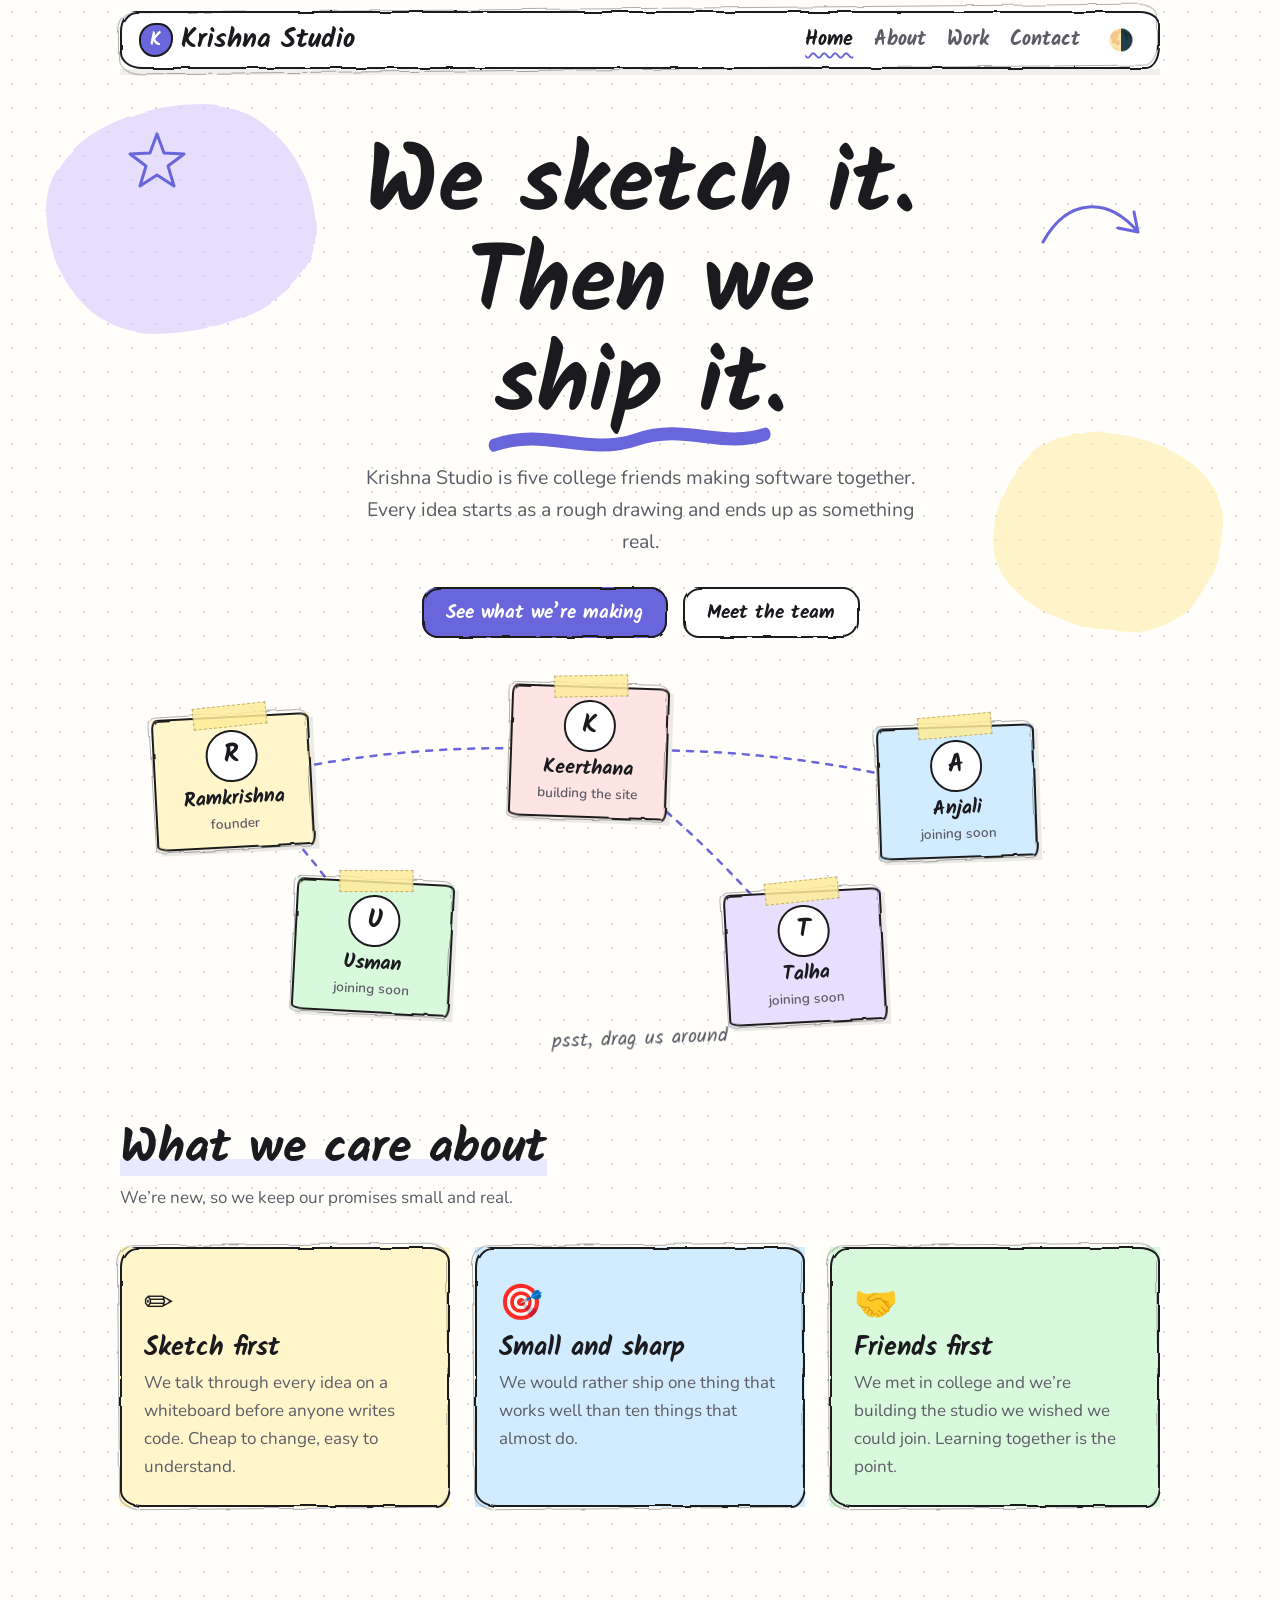
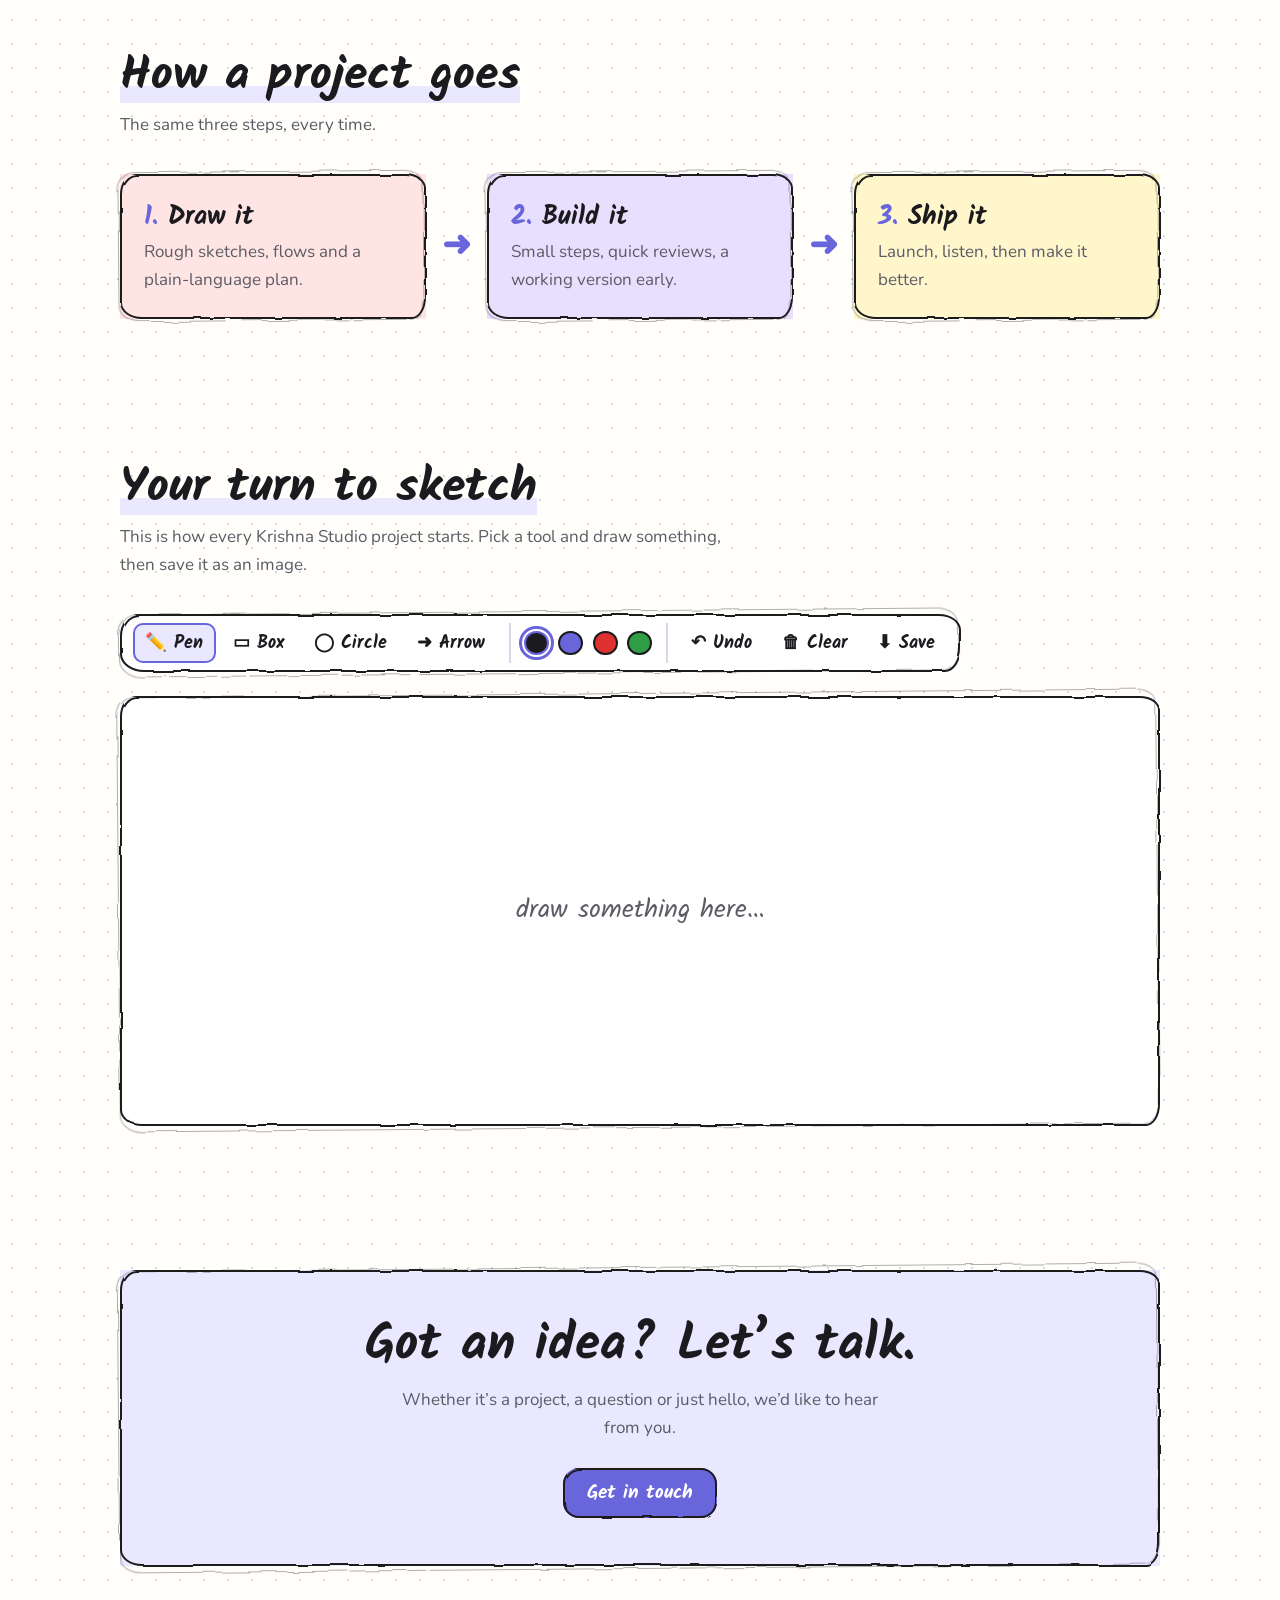
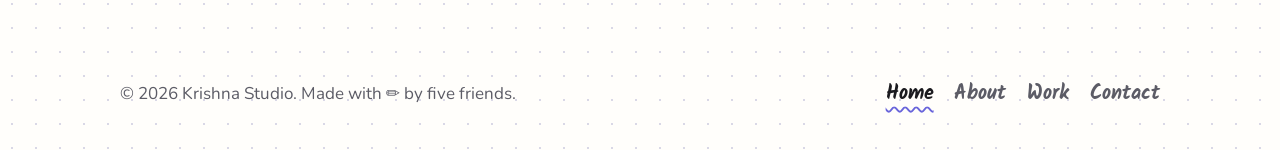
<file: index.html>
<!DOCTYPE html>
<html lang="en">
<head>
<meta charset="utf-8">
<meta name="viewport" content="width=device-width, initial-scale=1, viewport-fit=cover">
<title>Krishna Studio</title>
<meta name="description" content="Krishna Studio is a small software studio of five college friends. We sketch ideas first, then build and ship them.">
<meta name="theme-color" content="#6965db"><meta property="og:title" content="Krishna Studio"><meta property="og:type" content="website">
<link rel="icon" href="data:image/svg+xml,<svg xmlns='http://www.w3.org/2000/svg' viewBox='0 0 100 100'><text y='.9em' font-size='90'>✏️</text></svg>">
<link rel="preconnect" href="https://fonts.googleapis.com"><link rel="preconnect" href="https://fonts.gstatic.com" crossorigin>
<link href="https://fonts.googleapis.com/css2?family=Kalam:wght@400;700&family=Nunito:wght@400;600;700&display=swap" rel="stylesheet">
<link rel="stylesheet" href="assets/style.css">
</head>
<body>
<header id="site-header"></header>
<main>
<div class="wrap hero">
<svg class="doodle" style="left:2%;top:3rem" width="70" height="70" viewBox="0 0 70 70" aria-hidden="true"><path d="M35 6l7 19 20 1-16 12 6 20-17-11-17 11 6-20L8 26l20-1z"/></svg>
<svg class="doodle" style="right:3%;top:7rem" width="110" height="60" viewBox="0 0 110 60" aria-hidden="true"><path d="M5 50C30 5 70 5 100 40M100 40l-4-20M100 40l-20-4"/></svg>
<h1>We sketch it. Then we <span class="scrib">ship it<svg viewBox="0 0 200 20" preserveAspectRatio="none" aria-hidden="true"><path d="M4 12C40 2 70 18 105 9s60 5 92-3"/></svg></span>.</h1>
<p class="lead">Krishna Studio is five college friends making software together. Every idea starts as a rough drawing and ends up as something real.</p>
<div class="cta"><a class="btn" href="work.html">See what we’re making</a><a class="btn alt" href="about.html">Meet the team</a></div>
<div class="board" id="board" aria-label="Draggable team notes">
<svg class="arrows" id="arrows" aria-hidden="true"></svg>
<div class="note sketch y" data-id="ram" style="left:5%;top:30px;--rot:-3deg"><div class="av">R</div>Ramkrishna<small>founder</small></div>
<div class="note sketch p" data-id="kee" style="left:38%;top:0;--rot:2deg"><div class="av">K</div>Keerthana<small>building the site</small></div>
<div class="note sketch b" data-id="anj" style="left:72%;top:40px;--rot:-2deg"><div class="av">A</div>Anjali<small>joining soon</small></div>
<div class="note sketch g" data-id="usm" style="left:18%;top:195px;--rot:3deg"><div class="av">U</div>Usman<small>joining soon</small></div>
<div class="note sketch v" data-id="tal" style="left:58%;top:205px;--rot:-3deg"><div class="av">T</div>Talha<small>joining soon</small></div>
<span class="hint">psst, drag us around</span>
</div></div>
<section><div class="wrap">
<h2 class="h2">What we care about</h2>
<p class="sub">We’re new, so we keep our promises small and real.</p>
<div class="grid">
<article class="card sketch y"><span class="ico" aria-hidden="true">✏️</span><h3>Sketch first</h3><p>We talk through every idea on a whiteboard before anyone writes code. Cheap to change, easy to understand.</p></article>
<article class="card sketch b"><span class="ico" aria-hidden="true">🎯</span><h3>Small and sharp</h3><p>We would rather ship one thing that works well than ten things that almost do.</p></article>
<article class="card sketch g"><span class="ico" aria-hidden="true">🤝</span><h3>Friends first</h3><p>We met in college and we’re building the studio we wished we could join. Learning together is the point.</p></article>
</div></div></section>
<section><div class="wrap">
<h2 class="h2">How a project goes</h2>
<p class="sub">The same three steps, every time.</p>
<div class="flow">
<article class="card sketch p"><h3><span>1.</span> Draw it</h3><p>Rough sketches, flows and a plain-language plan.</p></article><span class="arr" aria-hidden="true">➜</span>
<article class="card sketch v"><h3><span>2.</span> Build it</h3><p>Small steps, quick reviews, a working version early.</p></article><span class="arr" aria-hidden="true">➜</span>
<article class="card sketch y"><h3><span>3.</span> Ship it</h3><p>Launch, listen, then make it better.</p></article>
</div></div></section>
<section><div class="wrap">
<h2 class="h2">Your turn to sketch</h2>
<p class="sub">This is how every Krishna Studio project starts. Pick a tool and draw something, then save it as an image.</p>
<div class="tools sketch" role="toolbar" aria-label="Drawing tools">
<button data-tool="pen" aria-pressed="true">✏️ Pen</button><button data-tool="rect" aria-pressed="false">▭ Box</button><button data-tool="oval" aria-pressed="false">◯ Circle</button><button data-tool="arrow" aria-pressed="false">➜ Arrow</button>
<span class="sep"></span>
<button class="sw" data-col="ink" aria-label="Black" aria-pressed="true" style="background:var(--ink)"></button><button class="sw" data-col="brand" aria-label="Purple" aria-pressed="false" style="background:#6965db"></button><button class="sw" data-col="red" aria-label="Red" aria-pressed="false" style="background:#e03131"></button><button class="sw" data-col="green" aria-label="Green" aria-pressed="false" style="background:#2f9e44"></button>
<span class="sep"></span>
<button id="undo">↶ Undo</button><button id="clear">🗑 Clear</button><button id="save">⬇ Save</button>
</div>
<div class="canvas-wrap sketch"><canvas id="cv" aria-label="Drawing canvas"></canvas><div class="cv-hint" id="cvhint">draw something here…</div></div>
</div></section>
<section><div class="wrap"><div class="band sketch"><h2>Got an idea? Let’s talk.</h2><p>Whether it’s a project, a question or just hello, we’d like to hear from you.</p><div class="cta"><a class="btn" href="contact.html">Get in touch</a></div></div></div></section>
</main>
<footer id="site-footer"></footer>
<script src="assets/main.js"></script>
</body>
</html>
</file>
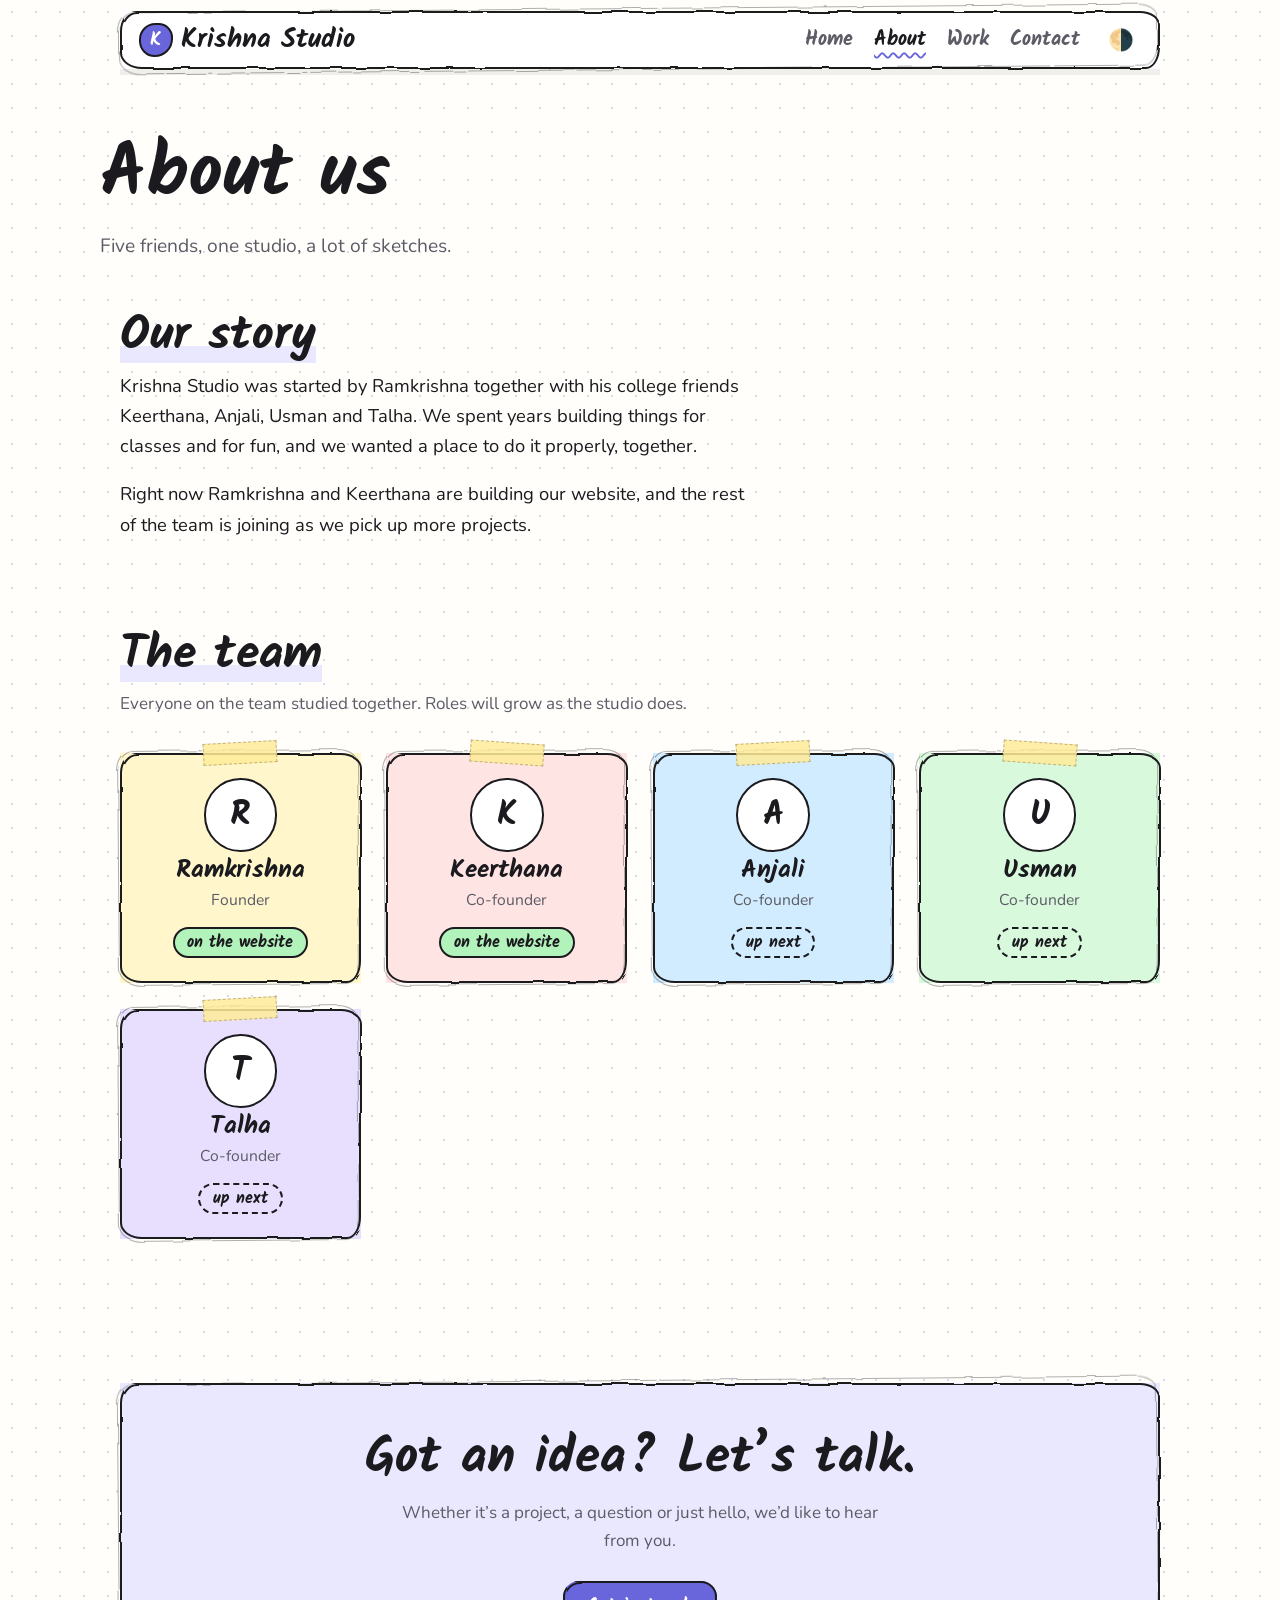
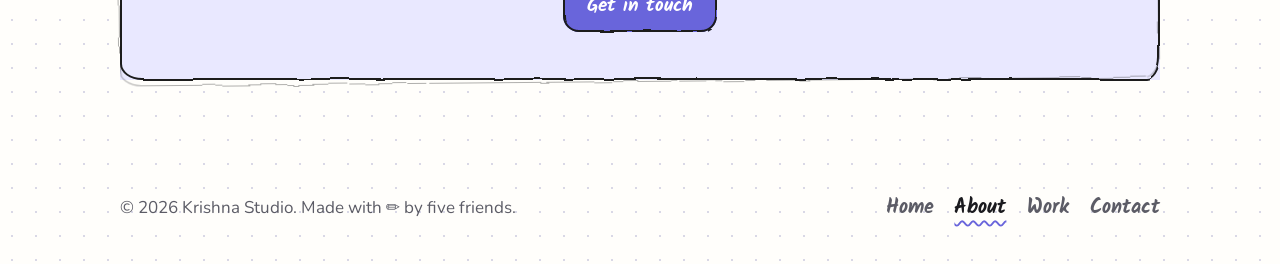
<file: about.html>
<!DOCTYPE html>
<html lang="en">
<head>
<meta charset="utf-8">
<meta name="viewport" content="width=device-width, initial-scale=1, viewport-fit=cover">
<title>About · Krishna Studio</title>
<meta name="description" content="The story and the five friends behind Krishna Studio.">
<meta name="theme-color" content="#6965db"><meta property="og:title" content="About · Krishna Studio"><meta property="og:type" content="website">
<link rel="icon" href="data:image/svg+xml,<svg xmlns='http://www.w3.org/2000/svg' viewBox='0 0 100 100'><text y='.9em' font-size='90'>✏️</text></svg>">
<link rel="preconnect" href="https://fonts.googleapis.com"><link rel="preconnect" href="https://fonts.gstatic.com" crossorigin>
<link href="https://fonts.googleapis.com/css2?family=Kalam:wght@400;700&family=Nunito:wght@400;600;700&display=swap" rel="stylesheet">
<link rel="stylesheet" href="assets/style.css">
</head>
<body>
<header id="site-header"></header>
<main>
<div class="wrap page-head"><h1>About us</h1><p>Five friends, one studio, a lot of sketches.</p></div>
<section style="padding-top:2rem"><div class="wrap">
<h2 class="h2">Our story</h2>
<div class="story">
<p>Krishna Studio was started by Ramkrishna together with his college friends Keerthana, Anjali, Usman and Talha. We spent years building things for classes and for fun, and we wanted a place to do it properly, together.</p>
<p>Right now Ramkrishna and Keerthana are building our website, and the rest of the team is joining as we pick up more projects.</p>
</div></div></section>
<section style="padding-top:0"><div class="wrap">
<h2 class="h2">The team</h2>
<p class="sub">Everyone on the team studied together. Roles will grow as the studio does.</p>
<div class="team">
<article class="person sketch y"><div class="av">R</div><h3>Ramkrishna</h3><p>Founder</p><span class="tag on">on the website</span></article>
<article class="person sketch p"><div class="av">K</div><h3>Keerthana</h3><p>Co-founder</p><span class="tag on">on the website</span></article>
<article class="person sketch b"><div class="av">A</div><h3>Anjali</h3><p>Co-founder</p><span class="tag">up next</span></article>
<article class="person sketch g"><div class="av">U</div><h3>Usman</h3><p>Co-founder</p><span class="tag">up next</span></article>
<article class="person sketch v"><div class="av">T</div><h3>Talha</h3><p>Co-founder</p><span class="tag">up next</span></article>
</div></div></section>
<section><div class="wrap"><div class="band sketch"><h2>Got an idea? Let’s talk.</h2><p>Whether it’s a project, a question or just hello, we’d like to hear from you.</p><div class="cta"><a class="btn" href="contact.html">Get in touch</a></div></div></div></section>
</main>
<footer id="site-footer"></footer>
<script src="assets/main.js"></script>
</body>
</html>
</file>
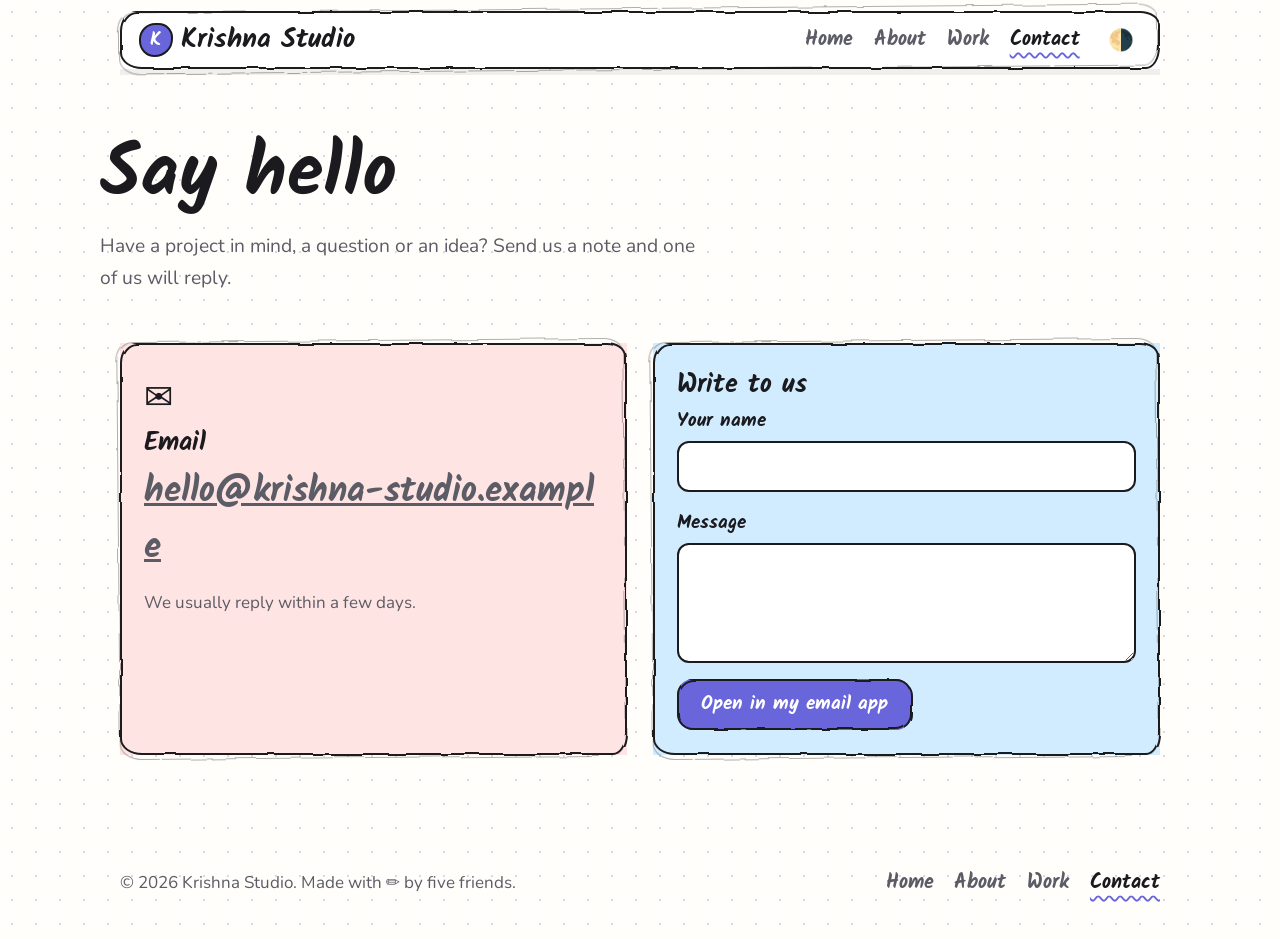
<file: contact.html>
<!DOCTYPE html>
<html lang="en">
<head>
<meta charset="utf-8">
<meta name="viewport" content="width=device-width, initial-scale=1, viewport-fit=cover">
<title>Contact · Krishna Studio</title>
<meta name="description" content="Get in touch with Krishna Studio.">
<meta name="theme-color" content="#6965db"><meta property="og:title" content="Contact · Krishna Studio"><meta property="og:type" content="website">
<link rel="icon" href="data:image/svg+xml,<svg xmlns='http://www.w3.org/2000/svg' viewBox='0 0 100 100'><text y='.9em' font-size='90'>✏️</text></svg>">
<link rel="preconnect" href="https://fonts.googleapis.com"><link rel="preconnect" href="https://fonts.gstatic.com" crossorigin>
<link href="https://fonts.googleapis.com/css2?family=Kalam:wght@400;700&family=Nunito:wght@400;600;700&display=swap" rel="stylesheet">
<link rel="stylesheet" href="assets/style.css">
</head>
<body>
<header id="site-header"></header>
<main>
<div class="wrap page-head"><h1>Say hello</h1><p>Have a project in mind, a question or an idea? Send us a note and one of us will reply.</p></div>
<section style="padding-top:2rem"><div class="wrap"><div class="grid">
<article class="card sketch p"><span class="ico" aria-hidden="true">✉️</span><h3>Email</h3><p class="mail"><a href="mailto:hello@krishna-studio.example">hello@krishna-studio.example</a></p><p style="margin-top:.8rem">We usually reply within a few days.</p></article>
<article class="card sketch b"><h3>Write to us</h3><form id="mailform"><label for="n">Your name</label><input class="field" id="n" name="name" required autocomplete="name"><label for="m">Message</label><textarea class="field" id="m" name="msg" required></textarea><button class="btn" type="submit">Open in my email app</button></form></article>
</div></div></section>
</main>
<footer id="site-footer"></footer>
<script src="assets/main.js"></script>
</body>
</html>
</file>
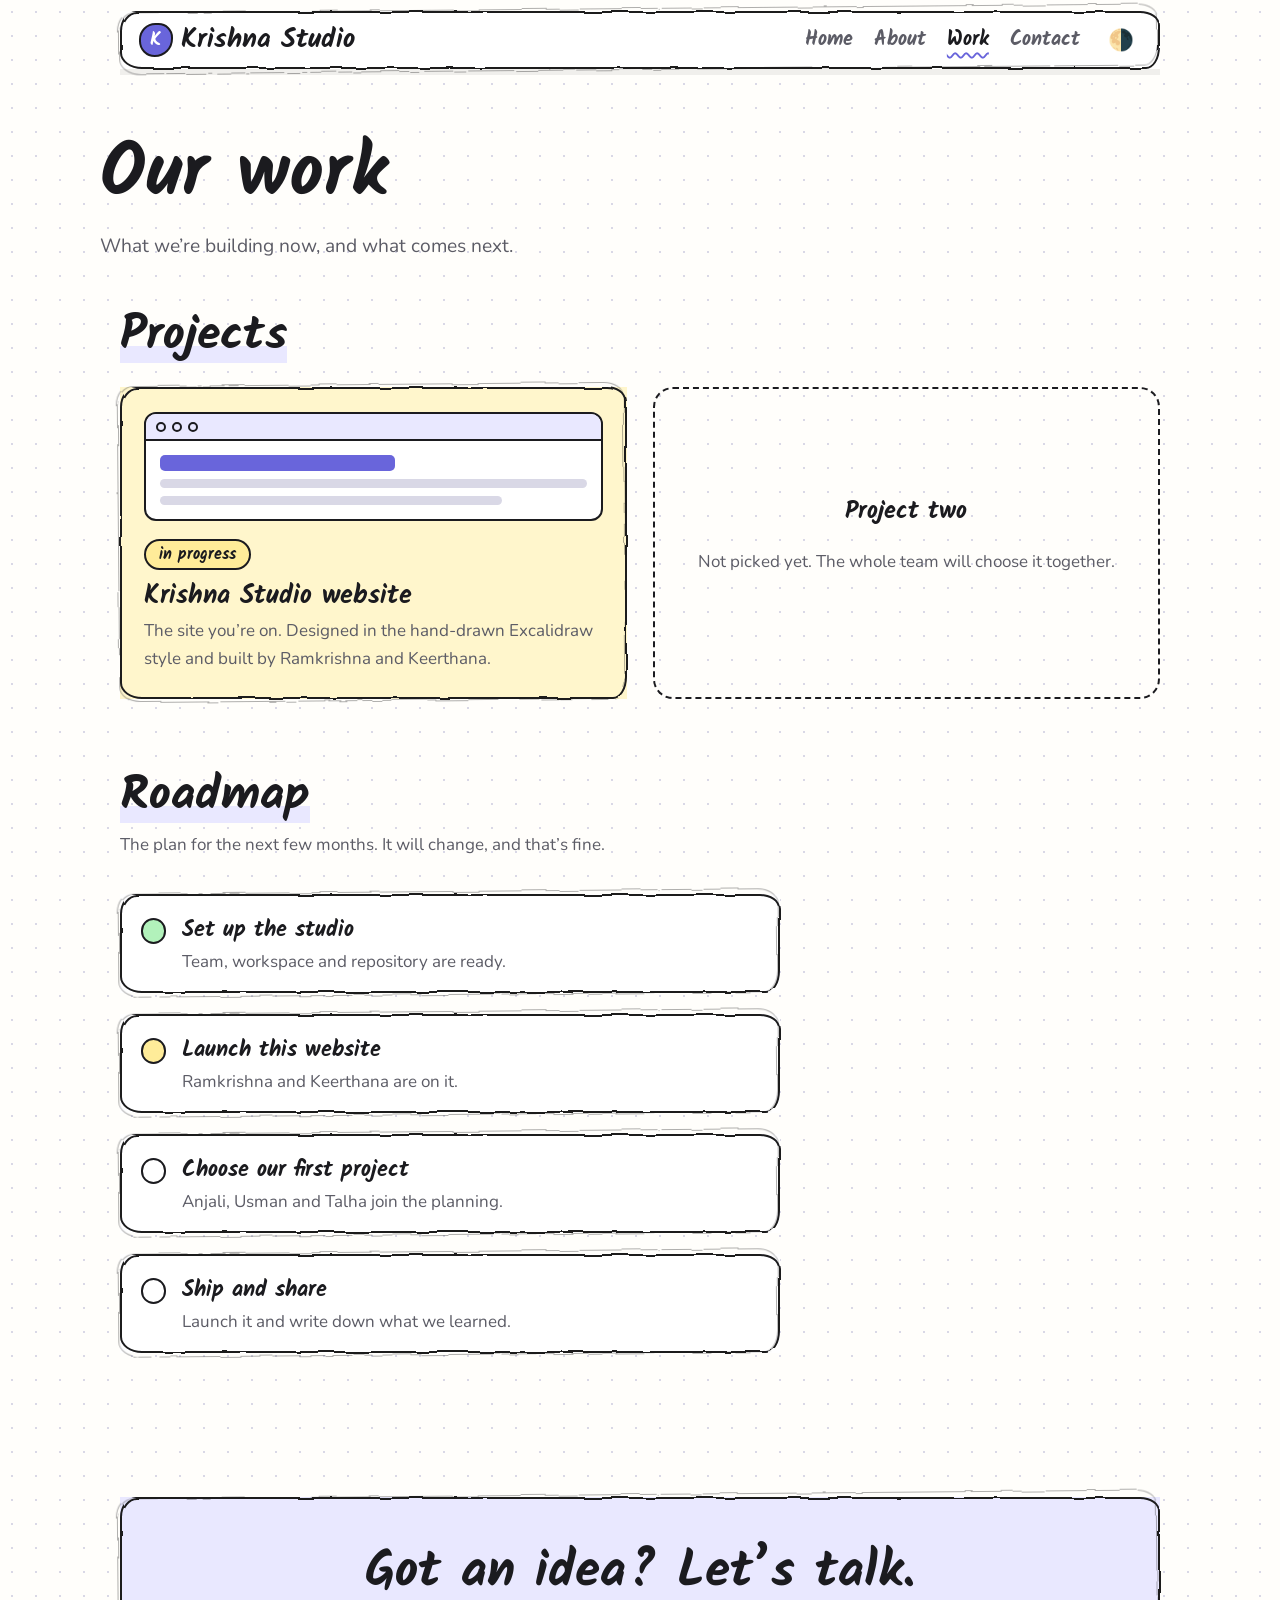
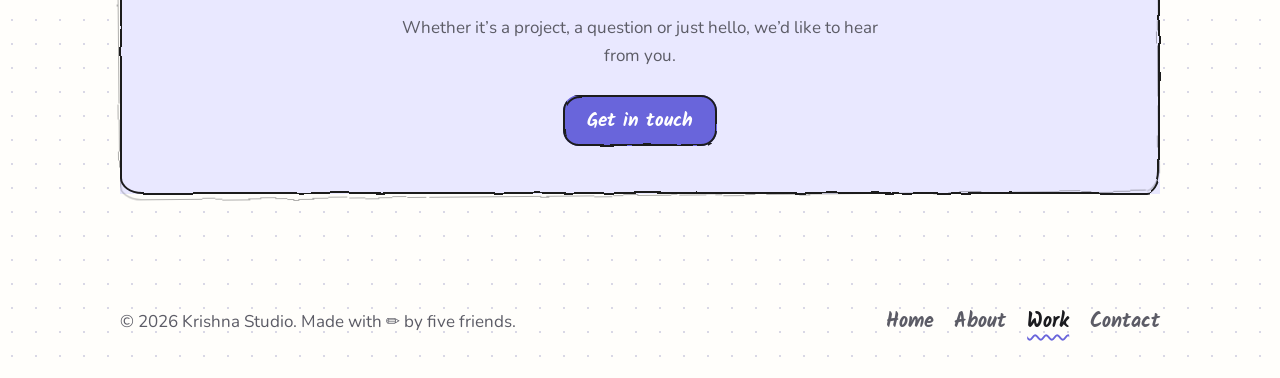
<file: work.html>
<!DOCTYPE html>
<html lang="en">
<head>
<meta charset="utf-8">
<meta name="viewport" content="width=device-width, initial-scale=1, viewport-fit=cover">
<title>Work · Krishna Studio</title>
<meta name="description" content="What Krishna Studio is building now and what comes next.">
<meta name="theme-color" content="#6965db"><meta property="og:title" content="Work · Krishna Studio"><meta property="og:type" content="website">
<link rel="icon" href="data:image/svg+xml,<svg xmlns='http://www.w3.org/2000/svg' viewBox='0 0 100 100'><text y='.9em' font-size='90'>✏️</text></svg>">
<link rel="preconnect" href="https://fonts.googleapis.com"><link rel="preconnect" href="https://fonts.gstatic.com" crossorigin>
<link href="https://fonts.googleapis.com/css2?family=Kalam:wght@400;700&family=Nunito:wght@400;600;700&display=swap" rel="stylesheet">
<link rel="stylesheet" href="assets/style.css">
</head>
<body>
<header id="site-header"></header>
<main>
<div class="wrap page-head"><h1>Our work</h1><p>What we’re building now, and what comes next.</p></div>
<section style="padding-top:2rem"><div class="wrap">
<h2 class="h2">Projects</h2>
<div class="grid" style="margin-top:1rem">
<article class="card sketch y"><div class="mock" aria-hidden="true"><div class="bar"><b></b><b></b><b></b></div><div class="body"><i></i><i></i><i></i></div></div><span class="status">in progress</span><h3 style="margin-top:.8rem">Krishna Studio website</h3><p>The site you’re on. Designed in the hand-drawn Excalidraw style and built by Ramkrishna and Keerthana.</p></article>
<div class="soon"><div><b>Project two</b><p>Not picked yet. The whole team will choose it together.</p></div></div>
</div></div></section>
<section style="padding-top:0"><div class="wrap">
<h2 class="h2">Roadmap</h2>
<p class="sub">The plan for the next few months. It will change, and that’s fine.</p>
<div class="road">
<div class="step sketch done"><span class="dot"></span><div><b>Set up the studio</b><p>Team, workspace and repository are ready.</p></div></div>
<div class="step sketch now"><span class="dot"></span><div><b>Launch this website</b><p>Ramkrishna and Keerthana are on it.</p></div></div>
<div class="step sketch"><span class="dot"></span><div><b>Choose our first project</b><p>Anjali, Usman and Talha join the planning.</p></div></div>
<div class="step sketch"><span class="dot"></span><div><b>Ship and share</b><p>Launch it and write down what we learned.</p></div></div>
</div></div></section>
<section><div class="wrap"><div class="band sketch"><h2>Got an idea? Let’s talk.</h2><p>Whether it’s a project, a question or just hello, we’d like to hear from you.</p><div class="cta"><a class="btn" href="contact.html">Get in touch</a></div></div></div></section>
</main>
<footer id="site-footer"></footer>
<script src="assets/main.js"></script>
</body>
</html>
</file>
<file: assets/style.css>
/* Krishna Studio: Excalidraw-style design. Optional real font: add assets/Excalifont-Regular.woff2 and uncomment.
@font-face{font-family:"Excalifont";src:url("Excalifont-Regular.woff2") format("woff2");font-display:swap} */
:root{--bg:#fffefb;--surface:#fff;--ink:#1b1b1f;--muted:#5c5c66;--brand:#6965db;--soft:#e9e8ff;--dot:#d9d8e6;
--yellow:#ffec99;--pink:#ffc9c9;--green:#b2f2bb;--blue:#a5d8ff;--violet:#d0bfff;--on-brand:#fff;
--hand:"Excalifont","Virgil","Kalam","Comic Sans MS",cursive;--ui:"Nunito","Assistant",system-ui,sans-serif;color-scheme:light}
:root[data-theme=dark]{--bg:#121212;--surface:#1e1e24;--ink:#f1f0ff;--muted:#a9a8bd;--brand:#a8a5ff;--soft:#2c2b4d;--dot:#2e2e3a;
--yellow:#5a4d12;--pink:#5e2a2a;--green:#1f4d2a;--blue:#1d4560;--violet:#3d3366;--on-brand:#121212;color-scheme:dark}
@media(prefers-color-scheme:dark){:root:not([data-theme=light]){--bg:#121212;--surface:#1e1e24;--ink:#f1f0ff;--muted:#a9a8bd;--brand:#a8a5ff;--soft:#2c2b4d;--dot:#2e2e3a;
--yellow:#5a4d12;--pink:#5e2a2a;--green:#1f4d2a;--blue:#1d4560;--violet:#3d3366;--on-brand:#121212;color-scheme:dark}}
*{box-sizing:border-box}
html{scroll-behavior:smooth}
body{margin:0;background:var(--bg) radial-gradient(var(--dot) 1.2px,transparent 1.2px) 0 0/24px 24px;color:var(--ink);font:400 1.0625rem/1.65 var(--ui);overflow-x:hidden}
h1,h2,h3{font-family:var(--hand);font-weight:700;line-height:1.08;margin:0}
a{color:inherit}
:focus-visible{outline:3px solid var(--brand);outline-offset:3px;border-radius:8px}
.wrap{max-width:1080px;margin:0 auto;padding:0 1.25rem}
.defs{position:absolute;width:0;height:0}

/* hand-drawn double outline */
.sketch{position:relative;background:var(--surface);--r:16px 20px 14px 22px/20px 14px 22px 16px}
.sketch::before,.sketch::after{content:"";position:absolute;pointer-events:none;border-radius:var(--r)}
.sketch::before{inset:0;border:2.5px solid var(--ink);filter:url(#rough)}
.sketch::after{inset:-3px 2px -2px -2px;border:1.5px solid var(--ink);opacity:.35;transform:rotate(-.5deg);filter:url(#rough2)}

.btn{position:relative;display:inline-block;padding:.65rem 1.5rem;font:700 1.2rem var(--hand);text-decoration:none;background:var(--brand);color:var(--on-brand);border:0;border-radius:16px;cursor:pointer;transition:transform .15s}
.btn::before{content:"";position:absolute;inset:0;border:2.5px solid var(--ink);border-radius:inherit;filter:url(#rough);pointer-events:none}
.btn:hover{transform:rotate(-2deg) translateY(-2px)}
.btn.alt{background:var(--surface);color:var(--ink)}
.cta{display:flex;gap:1rem;flex-wrap:wrap}

header{position:sticky;top:0;z-index:30;padding-top:env(safe-area-inset-top,0);background:color-mix(in srgb,var(--bg) 90%,transparent);backdrop-filter:blur(8px)}
nav{display:flex;align-items:center;gap:.4rem 1.4rem;padding:.8rem 0;flex-wrap:wrap}
.logo{font:700 1.7rem var(--hand);text-decoration:none;display:flex;align-items:center;gap:.5rem;margin-right:auto}
.logo i{font-style:normal;display:grid;place-items:center;width:2.1rem;height:2.1rem;background:var(--brand);color:var(--on-brand);border:2.5px solid var(--ink);border-radius:50% 44% 56% 48%;font-size:1.2rem}
.links{display:flex;gap:1.3rem}
.links a{font:700 1.25rem var(--hand);text-decoration:none;color:var(--muted)}
.links a:hover,.links a[aria-current]{color:var(--ink);text-decoration:underline wavy var(--brand) 2px;text-underline-offset:7px}
.icon{background:none;border:0;font-size:1.3rem;cursor:pointer;color:var(--ink);padding:.2rem .4rem}
@media(max-width:700px){.links{order:5;width:100%;justify-content:space-between}}

.hero{padding:3.5rem 0 1rem;text-align:center;position:relative}
.hero h1{font-size:clamp(2.8rem,9vw,5.8rem);max-width:12ch;margin:0 auto}
.scrib{position:relative;display:inline-block}
.scrib svg{position:absolute;left:-2%;bottom:-.25em;width:104%;height:.4em;overflow:visible}
.scrib path{fill:none;stroke:var(--brand);stroke-width:7;stroke-linecap:round}
.lead{max-width:36rem;margin:1.6rem auto 1.8rem;color:var(--muted);font-size:1.22rem}
.hero .cta{justify-content:center}
.doodle{position:absolute;stroke:var(--brand);fill:none;stroke-width:3;stroke-linecap:round;stroke-linejoin:round}
@media(max-width:800px){.doodle{display:none}}

.board{position:relative;height:350px;margin-top:3rem;touch-action:none;text-align:left}
@media(max-width:700px){.board{height:440px}}
.note{position:absolute;width:158px;padding:.9rem .7rem;text-align:center;cursor:grab;user-select:none;font:700 1.25rem/1.15 var(--hand);transform:rotate(var(--rot));--r:6px 10px 5px 12px/10px 6px 12px 5px;box-shadow:4px 5px 0 rgba(0,0,0,.08)}
.note.drag{cursor:grabbing;z-index:5;box-shadow:8px 10px 0 rgba(0,0,0,.14)}
.note small{display:block;font:600 .85rem var(--ui);color:var(--muted);margin-top:.2rem}
.av{display:grid;place-items:center;width:3.2rem;height:3.2rem;margin:0 auto .4rem;border-radius:50%;background:var(--surface);color:#1b1b1f;border:2.5px solid var(--ink);font:700 1.6rem var(--hand)}
.arrows{position:absolute;inset:0;width:100%;height:100%;pointer-events:none;overflow:visible}
.arrows path{fill:none;stroke:var(--brand);stroke-width:2.5;stroke-linecap:round;stroke-dasharray:6 8}
.hint{position:absolute;left:50%;bottom:-1.2rem;transform:translateX(-50%) rotate(-2deg);font:400 1.25rem var(--hand);color:var(--muted);white-space:nowrap}

section{padding:4.5rem 0}
.page-head{padding:3.5rem 0 1rem}
.page-head h1{font-size:clamp(2.6rem,7vw,4.6rem)}
.page-head p{max-width:38rem;color:var(--muted);font-size:1.2rem;margin:1rem 0 0}
.h2{font-size:clamp(2rem,5vw,3rem);display:inline-block;margin-bottom:.5rem;background:linear-gradient(transparent 68%,var(--soft) 68%)}
.sub{color:var(--muted);max-width:38rem;margin:0 0 2.2rem}
.grid{display:grid;gap:1.6rem;grid-template-columns:repeat(auto-fit,minmax(250px,1fr))}
.card{padding:1.6rem 1.5rem}
.card h3{font-size:1.65rem;margin:.2rem 0 .4rem}
.card p{margin:0;color:var(--muted)}
.card .ico{font-size:2.2rem;display:block}
.y{background:color-mix(in srgb,var(--yellow) 50%,var(--surface))}
.b{background:color-mix(in srgb,var(--blue) 50%,var(--surface))}
.g{background:color-mix(in srgb,var(--green) 50%,var(--surface))}
.p{background:color-mix(in srgb,var(--pink) 50%,var(--surface))}
.v{background:color-mix(in srgb,var(--violet) 50%,var(--surface))}

.flow{display:flex;align-items:stretch;gap:1rem;flex-wrap:wrap}
.flow .card{flex:1 1 220px}
.flow .arr{align-self:center;font:700 2.2rem var(--hand);color:var(--brand)}
@media(max-width:760px){.flow .arr{display:none}}
.flow .card h3 span{color:var(--brand)}

.team{display:grid;gap:1.6rem;grid-template-columns:repeat(auto-fit,minmax(200px,1fr))}
.person{padding:1.6rem 1rem;text-align:center}
.person .av{width:4.6rem;height:4.6rem;font-size:2.1rem}
.person h3{font-size:1.55rem}
.person p{margin:.2rem 0 0;color:var(--muted);font-size:.98rem}
.tag{display:inline-block;margin-top:.8rem;padding:.05rem .8rem;font:700 1rem var(--hand);border:2px dashed var(--ink);border-radius:999px}
.tag.on{background:var(--green);color:#1b1b1f;border-style:solid}
.story{max-width:40rem;font-size:1.15rem}
.story p{margin:0 0 1.1rem}

.status{display:inline-block;padding:.05rem .8rem;font:700 1rem var(--hand);border:2px solid var(--ink);border-radius:999px;background:var(--yellow);color:#1b1b1f}
.road{display:grid;gap:1.3rem;max-width:660px}
.step{display:flex;gap:1rem;padding:1.1rem 1.3rem}
.step .dot{flex:none;width:1.6rem;height:1.6rem;margin-top:.4rem;border:2.5px solid var(--ink);border-radius:50%}
.step.done .dot{background:var(--green)}.step.now .dot{background:var(--yellow)}
.step b{font:700 1.4rem var(--hand);display:block}.step p{margin:0;color:var(--muted)}
.soon{border:2.5px dashed var(--ink);border-radius:20px;padding:1.6rem 1.5rem;display:grid;place-items:center;text-align:center;color:var(--muted);min-height:180px}
.soon b{font:700 1.5rem var(--hand);color:var(--ink)}

.band{padding:3rem 1.5rem;text-align:center;background:var(--soft)}
.band h2{font-size:clamp(2rem,5vw,3.2rem)}
.band p{max-width:30rem;margin:.8rem auto 1.6rem;color:var(--muted)}
.band .cta{justify-content:center}
.mail{font:700 clamp(1.4rem,4vw,2.2rem) var(--hand);word-break:break-all}

footer{padding:2.5rem 0 calc(2.5rem + env(safe-area-inset-bottom,0));color:var(--muted)}
footer .wrap{display:flex;flex-wrap:wrap;gap:1rem;justify-content:space-between;align-items:center}
footer nav{padding:0}

@media(prefers-reduced-motion:no-preference){
.hero h1{animation:pop .7s cubic-bezier(.2,1.4,.4,1) both}
.scrib path{stroke-dasharray:400;stroke-dashoffset:400;animation:draw .9s .5s ease forwards}
@keyframes pop{from{transform:scale(.92) rotate(-2deg);opacity:0}}
@keyframes draw{to{stroke-dashoffset:0}}}
@media(prefers-reduced-motion:reduce){html{scroll-behavior:auto}.btn{transition:none}}

/* ---- v3 upgrades ---- */
header{background:none;backdrop-filter:none;pointer-events:none}
header nav{pointer-events:auto;margin:.7rem 0;padding:.45rem 1.2rem;--r:30px 26px 32px 24px/26px 30px 24px 32px;box-shadow:0 6px 0 rgba(0,0,0,.06)}
.hero{isolation:isolate}
.hero::before,.hero::after{content:"";position:absolute;z-index:-1;opacity:.5;filter:url(#rough2)}
.hero::before{left:-5%;top:1.5rem;width:270px;height:230px;background:var(--violet);border-radius:58% 42% 61% 39%/45% 56% 44% 55%}
.hero::after{right:-4%;top:22rem;width:230px;height:200px;background:var(--yellow);border-radius:42% 58% 39% 61%/55% 44% 56% 45%}
.tape{position:absolute;top:-11px;left:50%;width:74px;height:22px;margin-left:-37px;background:color-mix(in srgb,var(--yellow) 85%,transparent);border:1px dashed rgba(0,0,0,.25);transform:rotate(-3deg);z-index:2;pointer-events:none}
.person:nth-child(even) .tape{transform:rotate(4deg)}

.tools{display:flex;gap:.3rem;flex-wrap:wrap;align-items:center;padding:.55rem .8rem;margin-bottom:1.5rem;width:max-content;max-width:100%;--r:18px 22px 16px 24px/22px 16px 24px 18px}
.tools button{font:700 1.1rem var(--hand);background:none;border:2px solid transparent;border-radius:10px;padding:.25rem .65rem;cursor:pointer;color:var(--ink)}
.tools button:hover{background:var(--soft)}
.tools button[aria-pressed=true]{background:var(--soft);border-color:var(--brand)}
.tools .sw{width:1.55rem;height:1.55rem;border-radius:50%;border:2px solid var(--ink);padding:0;margin:0 .15rem}
.tools .sw[aria-pressed=true]{outline:3px solid var(--brand);outline-offset:2px}
.tools .sep{width:2px;align-self:stretch;background:var(--dot);margin:0 .4rem}
.canvas-wrap{position:relative;height:430px;touch-action:none}
.canvas-wrap canvas{width:100%;height:100%;display:block;cursor:crosshair;border-radius:18px;position:relative}
.cv-hint{position:absolute;inset:0;display:grid;place-items:center;pointer-events:none;font:400 1.6rem var(--hand);color:var(--muted);text-align:center;padding:1rem}
.cv-hint.off{display:none}

.mock{border:2.5px solid var(--ink);border-radius:12px;background:var(--surface);margin-bottom:1.1rem;overflow:hidden}
.mock .bar{display:flex;gap:6px;padding:.45rem .6rem;border-bottom:2.5px solid var(--ink);background:var(--soft)}
.mock .bar b{width:10px;height:10px;border:2px solid var(--ink);border-radius:50%}
.mock .body{padding:.9rem;display:grid;gap:.5rem}
.mock .body i{display:block;height:9px;border-radius:5px;background:var(--dot)}
.mock .body i:first-child{width:55%;height:16px;background:var(--brand)}
.mock .body i:nth-child(3){width:80%}
.field{display:block;width:100%;margin:.3rem 0 1rem;padding:.6rem .8rem;font:inherit;color:var(--ink);background:var(--surface);border:2.5px solid var(--ink);border-radius:12px}
textarea.field{min-height:120px;resize:vertical}
label{font:700 1.2rem var(--hand)}
.err{text-align:center;padding:5rem 0}
.err h1{font-size:clamp(5rem,20vw,10rem);color:var(--brand)}
</file>
